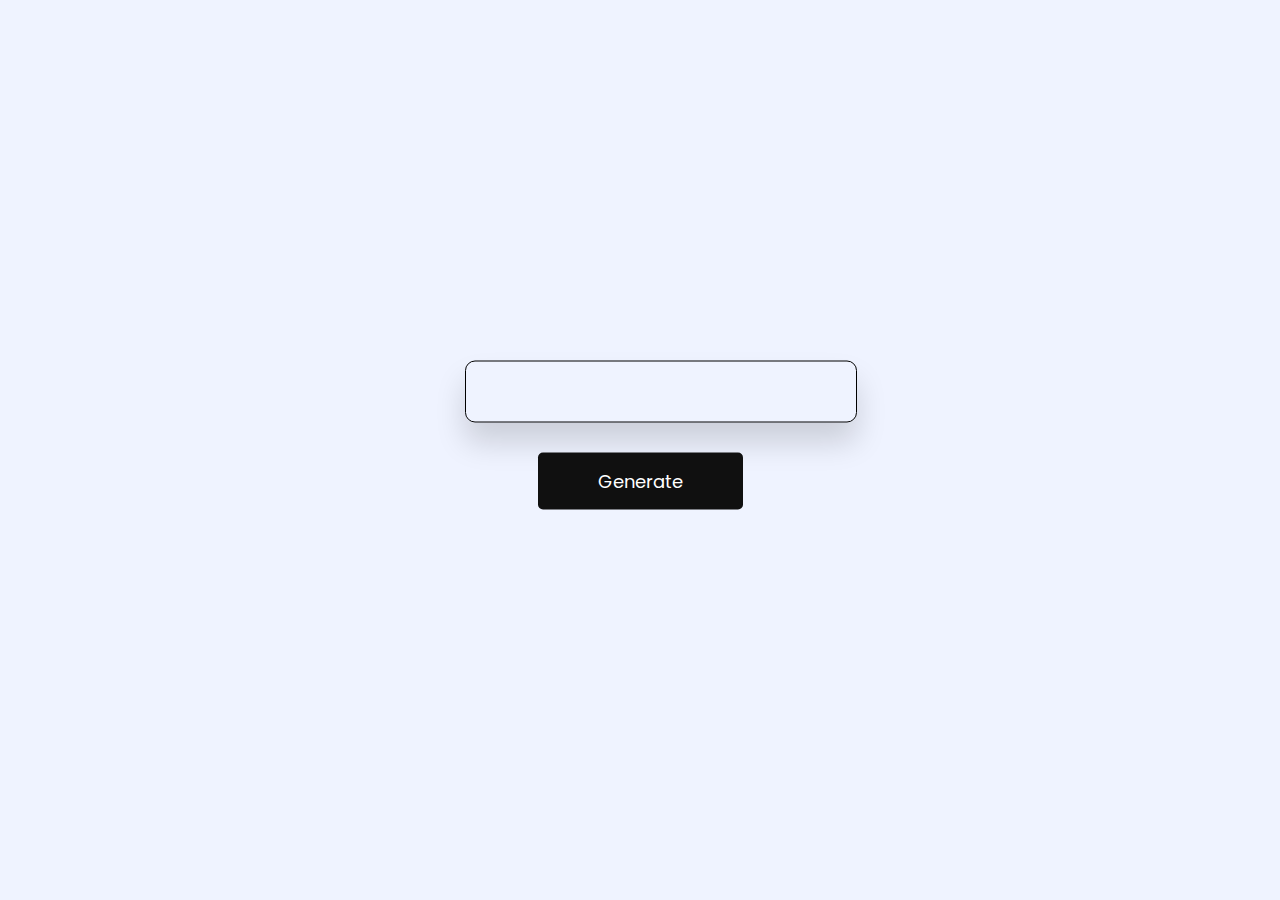
<file: PokeAPI Practice/index.html>
<!DOCTYPE html>
<html lang="en">
  <head>
    <meta charset="UTF-8" />
    <meta name="viewport" content="width=device-width, initial-scale=1.0" />
    <title>Pokemon Card Generator</title>
    <link rel="preconnect" href="https://fonts.googleapis.com" />
    <link rel="preconnect" href="https://fonts.gstatic.com" crossorigin />
    <link
      href="https://fonts.googleapis.com/css2?family=Poppins:ital,wght@0,100;0,200;0,300;0,400;0,500;0,600;0,700;0,800;0,900;1,100;1,200;1,300;1,400;1,500;1,600;1,700;1,800;1,900&display=swap"
      rel="stylesheet"
    />
    <link rel="stylesheet" href="styles.css" />
  </head>
  <body>
    <div class="container">
      <div id="card"></div>
      <button id="btn">Generate</button>
    </div>
    <script src="script.js"></script>
  </body>
</html>
</file>
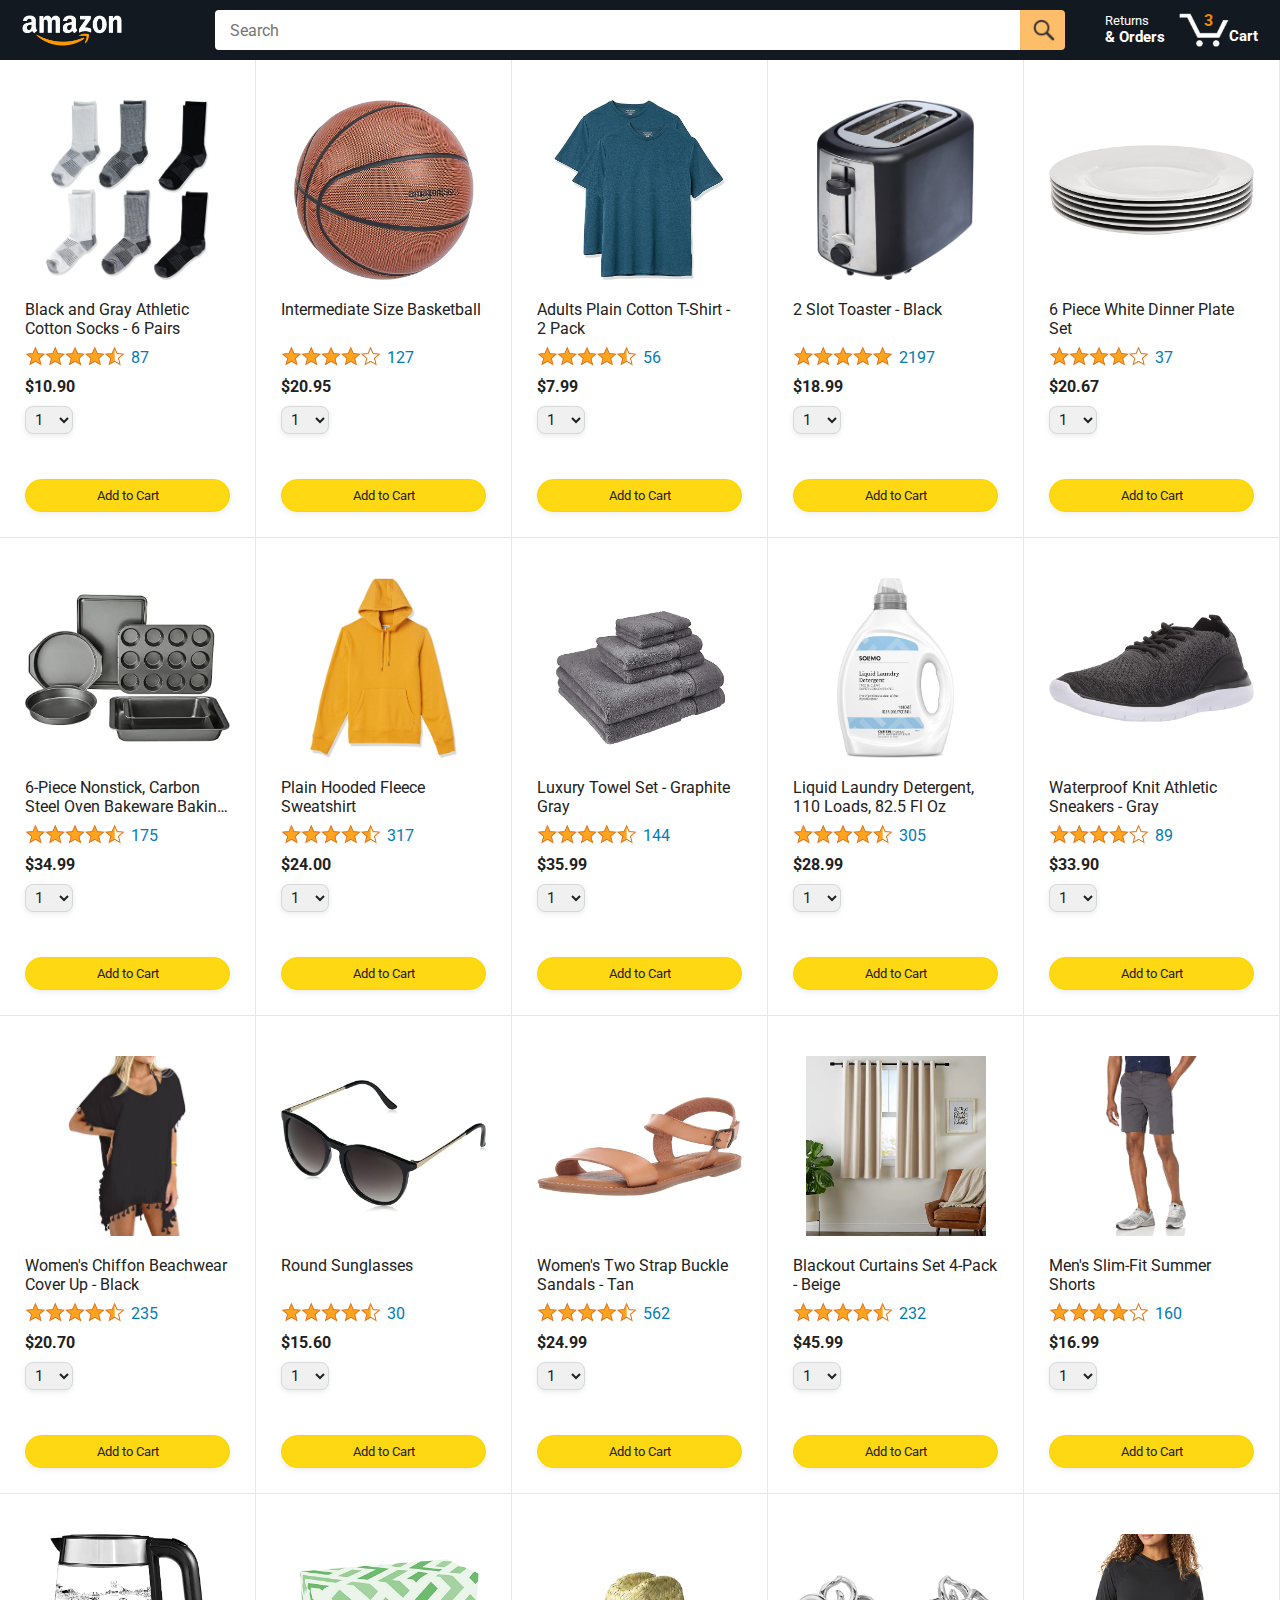
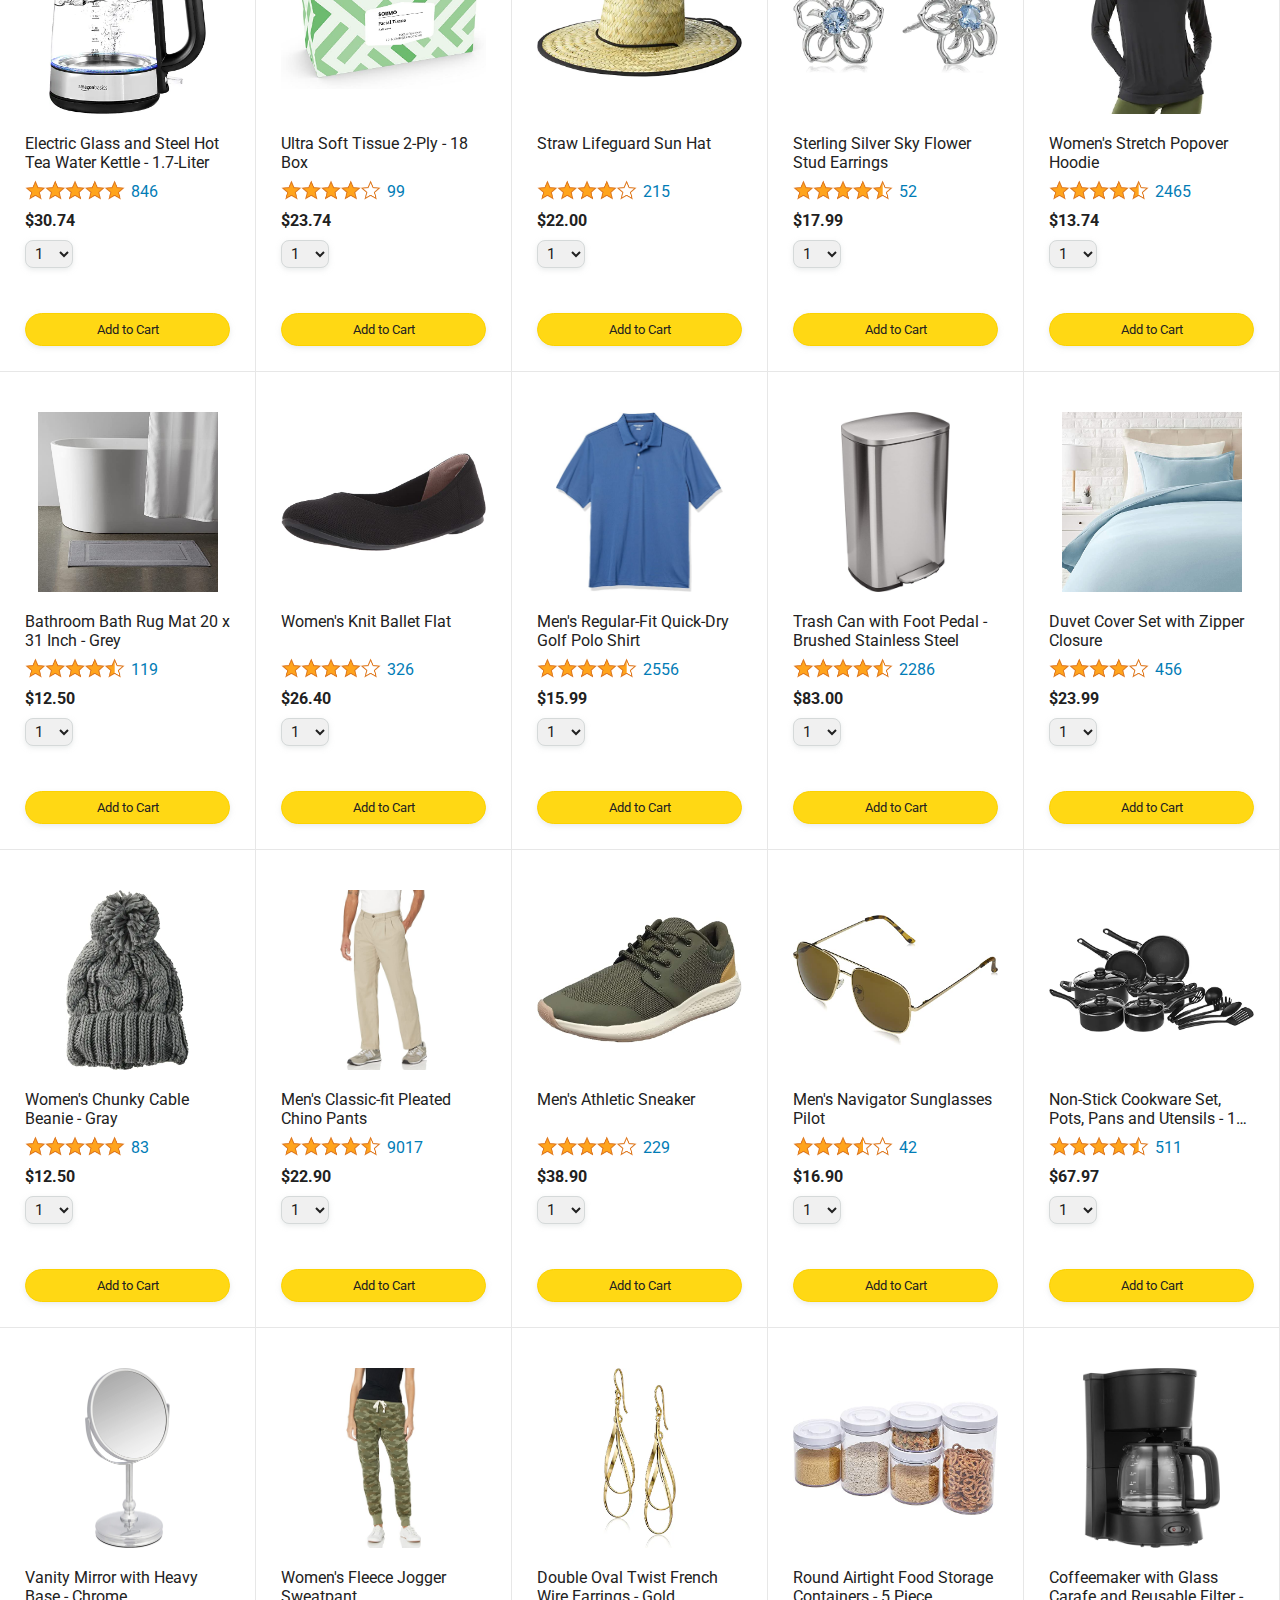
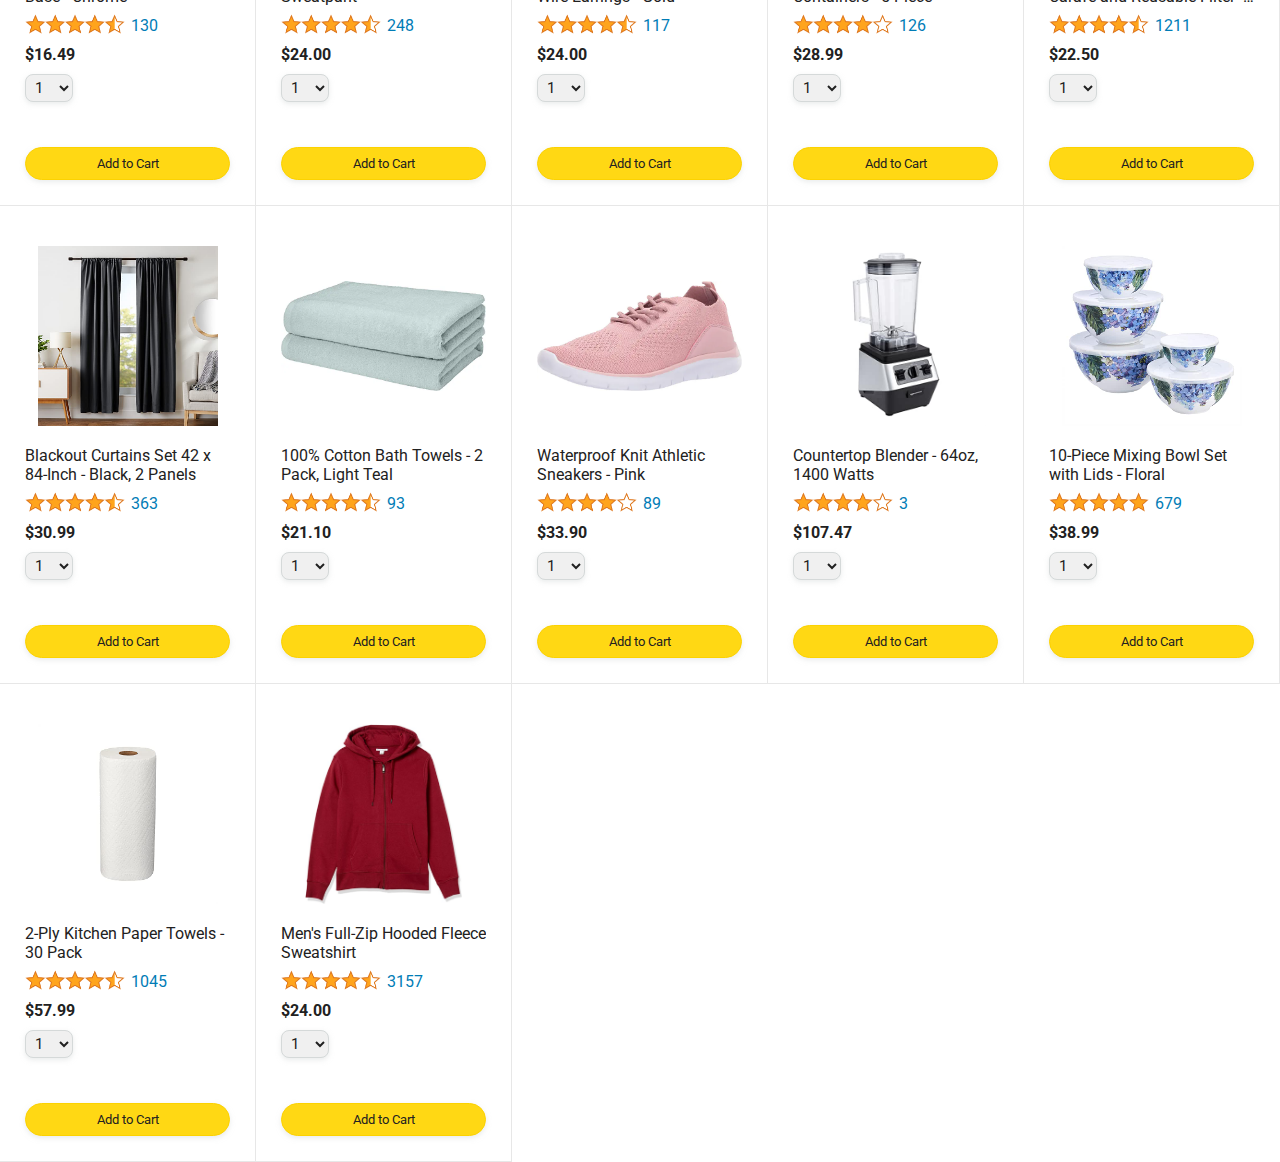
<file: JavaScript-Amazon-Practice/amazon.html>
<!DOCTYPE html>
<html>
  <head>
    <title>Amazon Project</title>

    <!-- This code is needed for responsive design to work.
      (Responsive design = make the website look good on
      smaller screen sizes like a phone or a tablet). -->
    <meta name="viewport" content="width=device-width, initial-scale=1">

    <!-- Load a font called Roboto from Google Fonts. -->
    <link rel="preconnect" href="https://fonts.googleapis.com">
    <link rel="preconnect" href="https://fonts.gstatic.com" crossorigin>
    <link href="https://fonts.googleapis.com/css2?family=Roboto:wght@400;500;700&display=swap" rel="stylesheet">

    <!-- Here are the CSS files for this page. -->
    <link rel="stylesheet" href="styles/shared/general.css">
    <link rel="stylesheet" href="styles/shared/amazon-header.css">
    <link rel="stylesheet" href="styles/pages/amazon.css">
  </head>
  <body>
    <div class="amazon-header">
      <div class="amazon-header-left-section">
        <a href="amazon.html" class="header-link">
          <img class="amazon-logo"
            src="images/amazon-logo-white.png">
          <img class="amazon-mobile-logo"
            src="images/amazon-mobile-logo-white.png">
        </a>
      </div>

      <div class="amazon-header-middle-section">
        <input class="search-bar" type="text" placeholder="Search">

        <button class="search-button">
          <img class="search-icon" src="images/icons/search-icon.png">
        </button>
      </div>

      <div class="amazon-header-right-section">
        <a class="orders-link header-link" href="orders.html">
          <span class="returns-text">Returns</span>
          <span class="orders-text">& Orders</span>
        </a>

        <a class="cart-link header-link" href="checkout.html">
          <img class="cart-icon" src="images/icons/cart-icon.png">
          <div class="cart-quantity">3</div>
          <div class="cart-text">Cart</div>
        </a>
      </div>
    </div>
    
    <div class="main">
      <div class="products-grid js-products-grid">
        

        

        
      </div>
    </div>


    <script src="data/products.js"></script>
    <script src="scripts/amazon.js"></script>

  </body>
</html>
</file>
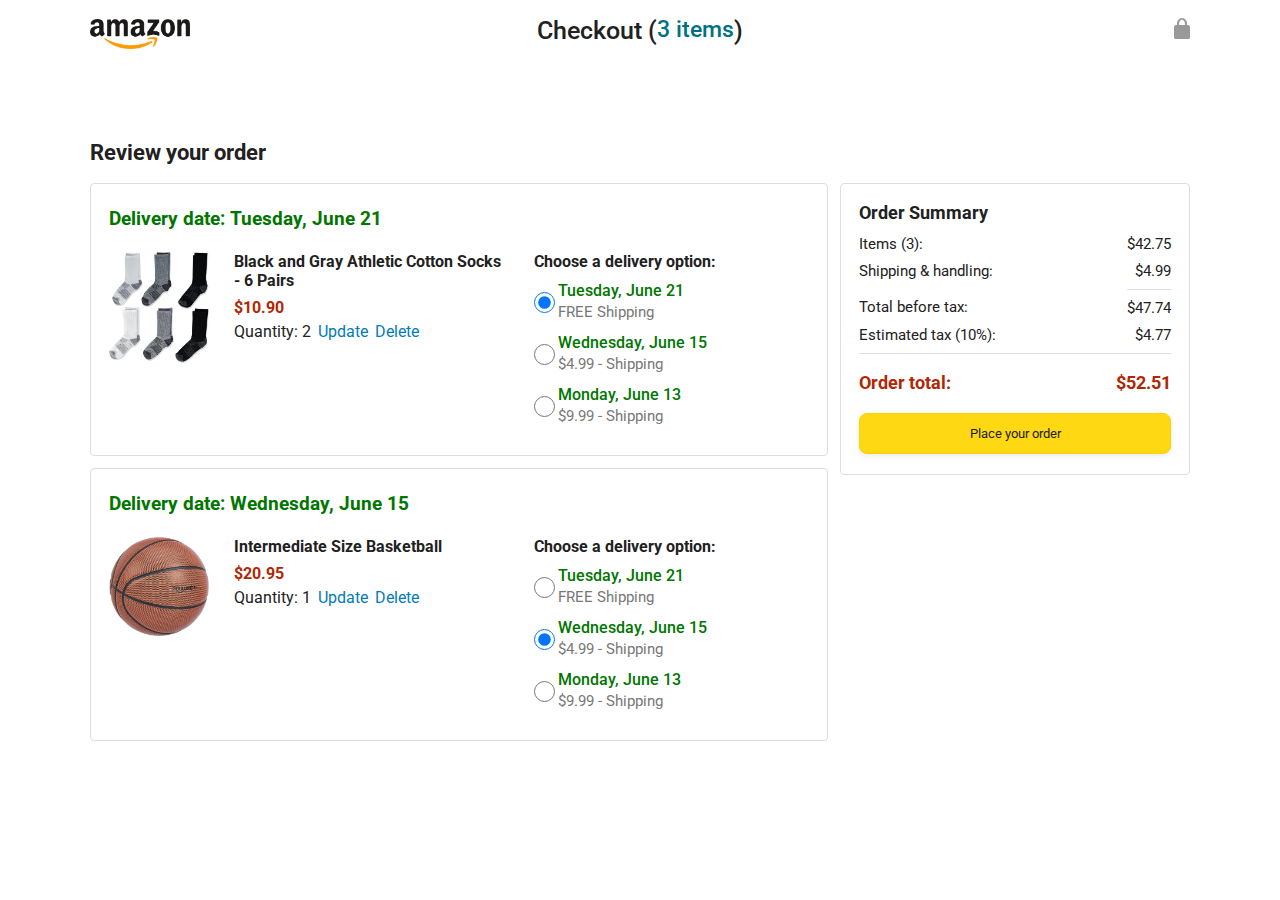
<file: JavaScript-Amazon-Practice/checkout.html>
<!DOCTYPE html>
<html>
  <head>
    <title>Checkout</title>

    <!-- This code is needed for responsive design to work.
      (Responsive design = make the website look good on
      smaller screen sizes like a phone or a tablet). -->
    <meta name="viewport" content="width=device-width, initial-scale=1">

    <!-- Load a font called Roboto from Google Fonts. -->
    <link rel="preconnect" href="https://fonts.googleapis.com">
    <link rel="preconnect" href="https://fonts.gstatic.com" crossorigin>
    <link href="https://fonts.googleapis.com/css2?family=Roboto:wght@400;500;700&display=swap" rel="stylesheet">

    <!-- Here are the CSS files for this page. -->
    <link rel="stylesheet" href="styles/shared/general.css">
    <link rel="stylesheet" href="styles/pages/checkout/checkout-header.css">
    <link rel="stylesheet" href="styles/pages/checkout/checkout.css">
  </head>
  <body>
    <div class="checkout-header">
      <div class="header-content">
        <div class="checkout-header-left-section">
          <a href="amazon.html">
            <img class="amazon-logo" src="images/amazon-logo.png">
            <img class="amazon-mobile-logo" src="images/amazon-mobile-logo.png">
          </a>
        </div>

        <div class="checkout-header-middle-section">
          Checkout (<a class="return-to-home-link"
            href="amazon.html">3 items</a>)
        </div>

        <div class="checkout-header-right-section">
          <img src="images/icons/checkout-lock-icon.png">
        </div>
      </div>
    </div>

    <div class="main">
      <div class="page-title">Review your order</div>

      <div class="checkout-grid">
        <div class="order-summary">
          <div class="cart-item-container">
            <div class="delivery-date">
              Delivery date: Tuesday, June 21
            </div>

            <div class="cart-item-details-grid">
              <img class="product-image"
                src="images/products/athletic-cotton-socks-6-pairs.jpg">

              <div class="cart-item-details">
                <div class="product-name">
                  Black and Gray Athletic Cotton Socks - 6 Pairs
                </div>
                <div class="product-price">
                  $10.90
                </div>
                <div class="product-quantity">
                  <span>
                    Quantity: <span class="quantity-label">2</span>
                  </span>
                  <span class="update-quantity-link link-primary">
                    Update
                  </span>
                  <span class="delete-quantity-link link-primary">
                    Delete
                  </span>
                </div>
              </div>

              <div class="delivery-options">
                <div class="delivery-options-title">
                  Choose a delivery option:
                </div>
                <div class="delivery-option">
                  <input type="radio" checked
                    class="delivery-option-input"
                    name="delivery-option-1">
                  <div>
                    <div class="delivery-option-date">
                      Tuesday, June 21
                    </div>
                    <div class="delivery-option-price">
                      FREE Shipping
                    </div>
                  </div>
                </div>
                <div class="delivery-option">
                  <input type="radio"
                    class="delivery-option-input"
                    name="delivery-option-1">
                  <div>
                    <div class="delivery-option-date">
                      Wednesday, June 15
                    </div>
                    <div class="delivery-option-price">
                      $4.99 - Shipping
                    </div>
                  </div>
                </div>
                <div class="delivery-option">
                  <input type="radio"
                    class="delivery-option-input"
                    name="delivery-option-1">
                  <div>
                    <div class="delivery-option-date">
                      Monday, June 13
                    </div>
                    <div class="delivery-option-price">
                      $9.99 - Shipping
                    </div>
                  </div>
                </div>
              </div>
            </div>
          </div>

          <div class="cart-item-container">
            <div class="delivery-date">
              Delivery date: Wednesday, June 15
            </div>

            <div class="cart-item-details-grid">
              <img class="product-image"
                src="images/products/intermediate-composite-basketball.jpg">

              <div class="cart-item-details">
                <div class="product-name">
                  Intermediate Size Basketball
                </div>
                <div class="product-price">
                  $20.95
                </div>
                <div class="product-quantity">
                  <span>
                    Quantity: <span class="quantity-label">1</span>
                  </span>
                  <span class="update-quantity-link link-primary">
                    Update
                  </span>
                  <span class="delete-quantity-link link-primary">
                    Delete
                  </span>
                </div>
              </div>

              <div class="delivery-options">
                <div class="delivery-options-title">
                  Choose a delivery option:
                </div>

                <div class="delivery-option">
                  <input type="radio" class="delivery-option-input"
                    name="delivery-option-2">
                  <div>
                    <div class="delivery-option-date">
                      Tuesday, June 21
                    </div>
                    <div class="delivery-option-price">
                      FREE Shipping
                    </div>
                  </div>
                </div>
                <div class="delivery-option">
                  <input type="radio" checked class="delivery-option-input"
                    name="delivery-option-2">
                  <div>
                    <div class="delivery-option-date">
                      Wednesday, June 15
                    </div>
                    <div class="delivery-option-price">
                      $4.99 - Shipping
                    </div>
                  </div>
                </div>
                <div class="delivery-option">
                  <input type="radio" class="delivery-option-input"
                    name="delivery-option-2">
                  <div>
                    <div class="delivery-option-date">
                      Monday, June 13
                    </div>
                    <div class="delivery-option-price">
                      $9.99 - Shipping
                    </div>
                  </div>
                </div>
              </div>
            </div>
          </div>
        </div>

        <div class="payment-summary">
          <div class="payment-summary-title">
            Order Summary
          </div>

          <div class="payment-summary-row">
            <div>Items (3):</div>
            <div class="payment-summary-money">$42.75</div>
          </div>

          <div class="payment-summary-row">
            <div>Shipping &amp; handling:</div>
            <div class="payment-summary-money">$4.99</div>
          </div>

          <div class="payment-summary-row subtotal-row">
            <div>Total before tax:</div>
            <div class="payment-summary-money">$47.74</div>
          </div>

          <div class="payment-summary-row">
            <div>Estimated tax (10%):</div>
            <div class="payment-summary-money">$4.77</div>
          </div>

          <div class="payment-summary-row total-row">
            <div>Order total:</div>
            <div class="payment-summary-money">$52.51</div>
          </div>

          <button class="place-order-button button-primary">
            Place your order
          </button>
        </div>
      </div>
    </div>
  </body>
</html>
</file>
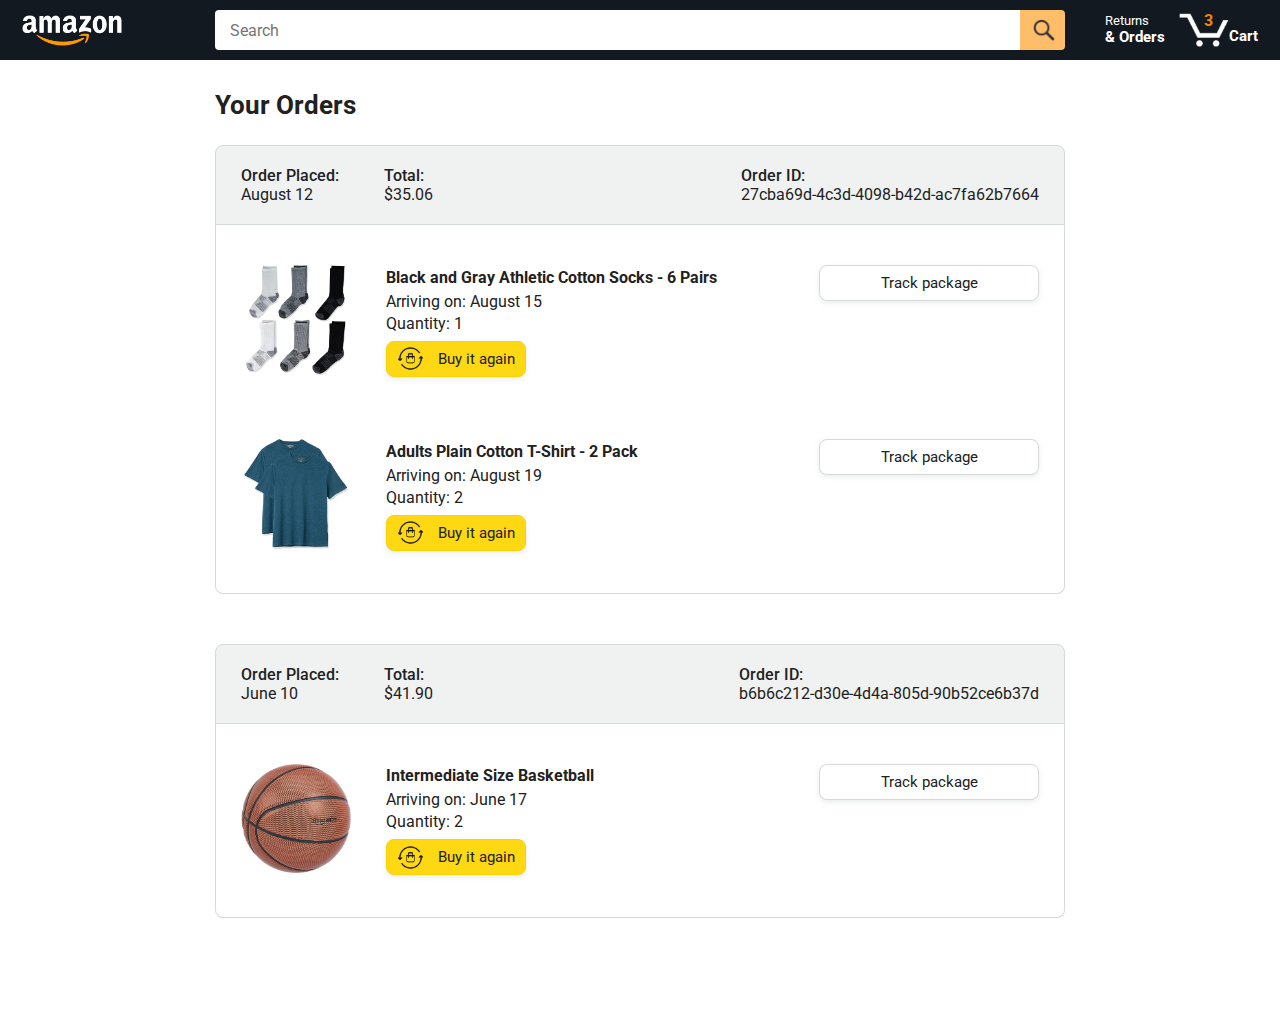
<file: JavaScript-Amazon-Practice/orders.html>
<!DOCTYPE html>
<html>
  <head>
    <title>Orders</title>

    <!-- This code is needed for responsive design to work.
      (Responsive design = make the website look good on
      smaller screen sizes like a phone or a tablet). -->
    <meta name="viewport" content="width=device-width, initial-scale=1">

    <!-- Load a font called Roboto from Google Fonts. -->
    <link rel="preconnect" href="https://fonts.googleapis.com">
    <link rel="preconnect" href="https://fonts.gstatic.com" crossorigin>
    <link href="https://fonts.googleapis.com/css2?family=Roboto:wght@400;500;700&display=swap" rel="stylesheet">

    <!-- Here are the CSS files for this page. -->
    <link rel="stylesheet" href="styles/shared/general.css">
    <link rel="stylesheet" href="styles/shared/amazon-header.css">
    <link rel="stylesheet" href="styles/pages/orders.css">
  </head>
  <body>
    <div class="amazon-header">
      <div class="amazon-header-left-section">
        <a href="amazon.html" class="header-link">
          <img class="amazon-logo"
            src="images/amazon-logo-white.png">
          <img class="amazon-mobile-logo"
            src="images/amazon-mobile-logo-white.png">
        </a>
      </div>

      <div class="amazon-header-middle-section">
        <input class="search-bar" type="text" placeholder="Search">

        <button class="search-button">
          <img class="search-icon" src="images/icons/search-icon.png">
        </button>
      </div>

      <div class="amazon-header-right-section">
        <a class="orders-link header-link" href="orders.html">
          <span class="returns-text">Returns</span>
          <span class="orders-text">& Orders</span>
        </a>

        <a class="cart-link header-link" href="checkout.html">
          <img class="cart-icon" src="images/icons/cart-icon.png">
          <div class="cart-quantity">3</div>
          <div class="cart-text">Cart</div>
        </a>
      </div>
    </div>

    <div class="main">
      <div class="page-title">Your Orders</div>

      <div class="orders-grid">
        <div class="order-container">
          
          <div class="order-header">
            <div class="order-header-left-section">
              <div class="order-date">
                <div class="order-header-label">Order Placed:</div>
                <div>August 12</div>
              </div>
              <div class="order-total">
                <div class="order-header-label">Total:</div>
                <div>$35.06</div>
              </div>
            </div>

            <div class="order-header-right-section">
              <div class="order-header-label">Order ID:</div>
              <div>27cba69d-4c3d-4098-b42d-ac7fa62b7664</div>
            </div>
          </div>

          <div class="order-details-grid">
            <div class="product-image-container">
              <img src="images/products/athletic-cotton-socks-6-pairs.jpg">
            </div>

            <div class="product-details">
              <div class="product-name">
                Black and Gray Athletic Cotton Socks - 6 Pairs
              </div>
              <div class="product-delivery-date">
                Arriving on: August 15
              </div>
              <div class="product-quantity">
                Quantity: 1
              </div>
              <button class="buy-again-button button-primary">
                <img class="buy-again-icon" src="images/icons/buy-again.png">
                <span class="buy-again-message">Buy it again</span>
              </button>
            </div>

            <div class="product-actions">
              <a href="tracking.html">
                <button class="track-package-button button-secondary">
                  Track package
                </button>
              </a>
            </div>

            <div class="product-image-container">
              <img src="images/products/adults-plain-cotton-tshirt-2-pack-teal.jpg">
            </div>

            <div class="product-details">
              <div class="product-name">
                Adults Plain Cotton T-Shirt - 2 Pack
              </div>
              <div class="product-delivery-date">
                Arriving on: August 19
              </div>
              <div class="product-quantity">
                Quantity: 2
              </div>
              <button class="buy-again-button button-primary">
                <img class="buy-again-icon" src="images/icons/buy-again.png">
                <span class="buy-again-message">Buy it again</span>
              </button>
            </div>

            <div class="product-actions">
              <a href="tracking.html">
                <button class="track-package-button button-secondary">
                  Track package
                </button>
              </a>
            </div>
          </div>
        </div>

        <div class="order-container">

          <div class="order-header">
            <div class="order-header-left-section">
              <div class="order-date">
                <div class="order-header-label">Order Placed:</div>
                <div>June 10</div>
              </div>
              <div class="order-total">
                <div class="order-header-label">Total:</div>
                <div>$41.90</div>
              </div>
            </div>

            <div class="order-header-right-section">
              <div class="order-header-label">Order ID:</div>
              <div>b6b6c212-d30e-4d4a-805d-90b52ce6b37d</div>
            </div>
          </div>

          <div class="order-details-grid">
            <div class="product-image-container">
              <img src="images/products/intermediate-composite-basketball.jpg">
            </div>

            <div class="product-details">
              <div class="product-name">
                Intermediate Size Basketball
              </div>
              <div class="product-delivery-date">
                Arriving on: June 17
              </div>
              <div class="product-quantity">
                Quantity: 2
              </div>
              <button class="buy-again-button button-primary">
                <img class="buy-again-icon" src="images/icons/buy-again.png">
                <span class="buy-again-message">Buy it again</span>
              </button>
            </div>

            <div class="product-actions">
              <a href="tracking.html">
                <button class="track-package-button button-secondary">
                  Track package
                </button>
              </a>
            </div>
          </div>
        </div>
      </div>
    </div>
  </body>
</html>
</file>
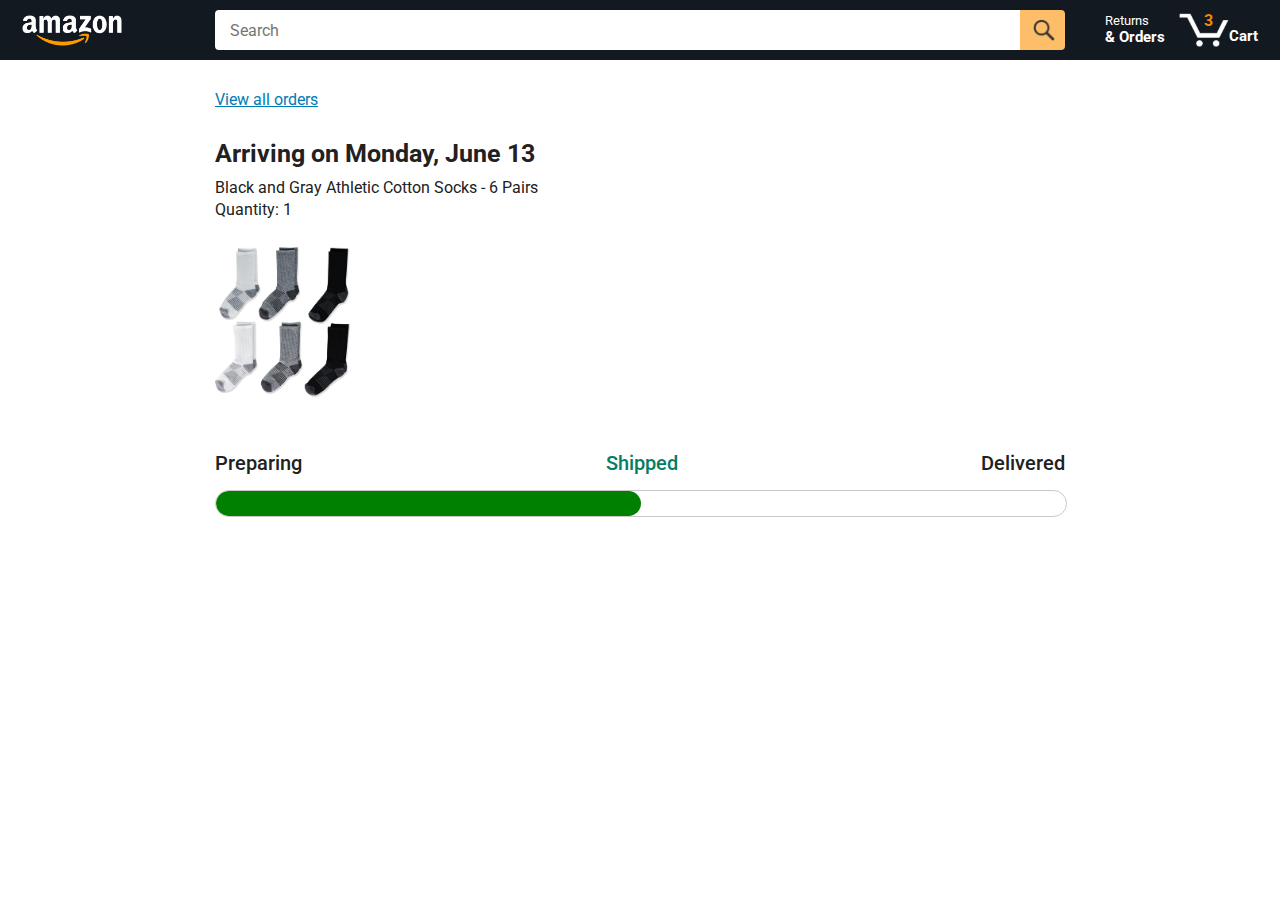
<file: JavaScript-Amazon-Practice/tracking.html>
<!DOCTYPE html>
<html>
  <head>
    <title>Tracking</title>

    <!-- This code is needed for responsive design to work.
      (Responsive design = make the website look good on
      smaller screen sizes like a phone or a tablet). -->
    <meta name="viewport" content="width=device-width, initial-scale=1">

    <!-- Load a font called Roboto from Google Fonts. -->
    <link rel="preconnect" href="https://fonts.googleapis.com">
    <link rel="preconnect" href="https://fonts.gstatic.com" crossorigin>
    <link href="https://fonts.googleapis.com/css2?family=Roboto:wght@400;500;700&display=swap" rel="stylesheet">

    <!-- Here are the CSS files for this page. -->
    <link rel="stylesheet" href="styles/shared/general.css">
    <link rel="stylesheet" href="styles/shared/amazon-header.css">
    <link rel="stylesheet" href="styles/pages/tracking.css">
  </head>
  <body>
    <div class="amazon-header">
      <div class="amazon-header-left-section">
        <a href="amazon.html" class="header-link">
          <img class="amazon-logo"
            src="images/amazon-logo-white.png">
          <img class="amazon-mobile-logo"
            src="images/amazon-mobile-logo-white.png">
        </a>
      </div>

      <div class="amazon-header-middle-section">
        <input class="search-bar" type="text" placeholder="Search">

        <button class="search-button">
          <img class="search-icon" src="images/icons/search-icon.png">
        </button>
      </div>

      <div class="amazon-header-right-section">
        <a class="orders-link header-link" href="orders.html">
          <span class="returns-text">Returns</span>
          <span class="orders-text">& Orders</span>
        </a>

        <a class="cart-link header-link" href="checkout.html">
          <img class="cart-icon" src="images/icons/cart-icon.png">
          <div class="cart-quantity">3</div>
          <div class="cart-text">Cart</div>
        </a>
      </div>
    </div>

    <div class="main">
      <div class="order-tracking">
        <a class="back-to-orders-link link-primary" href="orders.html">
          View all orders
        </a>

        <div class="delivery-date">
          Arriving on Monday, June 13
        </div>

        <div class="product-info">
          Black and Gray Athletic Cotton Socks - 6 Pairs
        </div>

        <div class="product-info">
          Quantity: 1
        </div>

        <img class="product-image" src="images/products/athletic-cotton-socks-6-pairs.jpg">

        <div class="progress-labels-container">
          <div class="progress-label">
            Preparing
          </div>
          <div class="progress-label current-status">
            Shipped
          </div>
          <div class="progress-label">
            Delivered
          </div>
        </div>

        <div class="progress-bar-container">
          <div class="progress-bar"></div>
        </div>
      </div>
    </div>
  </body>
</html>
</file>
<file: PokeAPI Practice/styles.css>
* {
  padding: 0;
  margin: 0;
  box-sizing: 0;
  font-family: "Poppins", sans-serif;
}

body {
  background-color: #eff3ff;
}

.container {
  width: 350px;
  position: absolute;
  transform: translate(-50%, -50%);
  top: 50%;
  left: 50%;
}

#card {
  width: 100%;
  padding: 30px 20px;
  border: 1px solid black;
  box-shadow: 0 20px 30px rgba(0, 0, 0, 0.15);
  border-radius: 10px;
}

#card img {
  display: block;
  width: 180px;
  max-height: 200px;
  position: relative;
  margin: 20px auto;
  text-align: center;
}

.hp {
  width: 80px;
  background-color: #ffffff;
  text-align: center;
  padding: 8px 0;
  border-radius: 30px;
  margin-left: auto;
  font-weight: 400;
}

.poke-name {
  text-align: center;
  font-weight: 600;
}

.types {
  display: flex;
  justify-content: space-around;
  margin: 20px 0 40px 0;
}

.hp span,
.types span {
  font-size: 12px;
  letter-spacing: 0.4px;
  font-weight: 600;
}

.types span {
    padding: 5px 20px;
    border-radius: 10px;
    color: #ffffff;
}

.stats {
  display: flex;
  align-items: center;
  justify-content: space-between;
  text-align: center;
}

.stats p {
  color: #404060;
}

#btn {
    display: block;
    padding: 15px 60px;
    font-size: 18px;
    background-color: #101010;
    color: #ffffff;
    position: relative;
    margin: 30px auto;
    border: none;
    border-radius: 5px;
}
</file>
<file: JavaScript-Amazon-Practice/styles/shared/general.css>
body {
  font-family: Roboto, Arial;
  color: rgb(33, 33, 33);
  /* The <body> element has a default margin of 8px
     on all sides. This removes the default margins. */
  margin: 0;
}

/* <p> elements have a default margin on the top
   and bottom. This removes the default margins. */
p {
  margin: 0;
}

button {
  cursor: pointer;
}

select {
  cursor: pointer;
}

input, select, button {
  font-family: Roboto, Arial;
}

.button-primary {
  color: rgb(33, 33, 33);
  background-color: rgb(255, 216, 20);
  border: 1px solid rgb(252, 210, 0);
  border-radius: 8px;
  cursor: pointer;
  box-shadow: 0 2px 5px rgba(213, 217, 217, 0.5);
}

.button-primary:hover {
  background-color: rgb(247, 202, 0);
  border: 1px solid rgb(242, 194, 0);
}

.button-primary:active {
  background: rgb(255, 216, 20);
  border-color: rgb(252, 210, 0);
  box-shadow: none;
}

.button-secondary {
  color: rgb(33, 33, 33);
  background: white;
  border: 1px solid rgb(213, 217, 217);
  border-radius: 8px;
  cursor: pointer;
  box-shadow: 0 2px 5px rgba(213, 217, 217, 0.5);
}

.button-secondary:hover {
  background-color: rgb(247, 250, 250);
}

.button-secondary:active {
  background-color: rgb(237, 253, 255);
  box-shadow: none;
}

/* These styles will limit text to 2 lines. Anything
   beyond 2 lines will be replaced with "..."
   You can find this code by using an A.I. tool or by
   searching in Google.
   https://css-tricks.com/almanac/properties/l/line-clamp/ */
.limit-text-to-2-lines {
  display: -webkit-box;
  -webkit-line-clamp: 2;
  -webkit-box-orient: vertical;
  overflow: hidden;
}

.link-primary {
  color: rgb(1, 124, 182);
  cursor: pointer;
}

.link-primary:hover {
  color: rgb(196, 80, 0);
}

/* Styles for dropdown selectors. */
select {
  color: rgb(33, 33, 33);
  background-color: rgb(240, 240, 240);
  border: 1px solid rgb(213, 217, 217);
  border-radius: 8px;
  padding: 3px 5px;
  font-size: 15px;
  cursor: pointer;
  box-shadow: 0 2px 5px rgba(213, 217, 217, 0.5);
}

select:focus,
input:focus {
  outline: 2px solid rgb(255, 153, 0);
}
</file>
<file: JavaScript-Amazon-Practice/styles/shared/amazon-header.css>
.amazon-header {
  background-color: rgb(19, 25, 33);
  color: white;
  padding-left: 15px;
  padding-right: 15px;

  display: flex;
  align-items: center;
  justify-content: space-between;

  position: fixed;
  top: 0;
  left: 0;
  right: 0;
  height: 60px;
}

.amazon-header-left-section {
  width: 180px;
}

@media (max-width: 800px) {
  .amazon-header-left-section {
    width: unset;
  }
}

.header-link {
  display: inline-block;
  padding: 6px;
  border-radius: 2px;
  cursor: pointer;
  text-decoration: none;
  border: 1px solid rgba(0, 0, 0, 0);
}

.header-link:hover {
  border: 1px solid white;
}

.amazon-logo {
  width: 100px;
  margin-top: 5px;
}

.amazon-mobile-logo {
  display: none;
}

@media (max-width: 575px) {
  .amazon-logo {
    display: none;
  }

  .amazon-mobile-logo {
    display: block;
    height: 35px;
    margin-top: 5px;
  }
}

.amazon-header-middle-section {
  flex: 1;
  max-width: 850px;
  margin-left: 10px;
  margin-right: 10px;
  display: flex;
}

.search-bar {
  flex: 1;
  width: 0;
  font-size: 16px;
  height: 38px;
  padding-left: 15px;
  border: none;
  border-top-left-radius: 4px;
  border-bottom-left-radius: 4px;
  border-top-right-radius: 0;
  border-bottom-right-radius: 0;
}

.search-button {
  background-color: rgb(254, 189, 105);
  border: none;
  width: 45px;
  height: 40px;
  border-top-right-radius: 4px;
  border-bottom-right-radius: 4px;
  flex-shrink: 0;
}

.search-icon {
  height: 22px;
  margin-left: 2px;
  margin-top: 3px;
}

.amazon-header-right-section {
  width: 180px;
  flex-shrink: 0;
  display: flex;
  justify-content: end;
}

.orders-link {
  color: white;
}

.returns-text {
  display: block;
  font-size: 13px;
}

.orders-text {
  display: block;
  font-size: 15px;
  font-weight: 700;
}

.cart-link {
  color: white;
  display: flex;
  align-items: center;
  position: relative;
}

.cart-icon {
  width: 50px;
}

.cart-text {
  margin-top: 12px;
  font-size: 15px;
  font-weight: 700;
}

.cart-quantity {
  color: rgb(240, 136, 4);
  font-size: 16px;
  font-weight: 700;

  position: absolute;
  top: 4px;
  left: 22px;
  
  width: 26px;
  text-align: center;
}
</file>
<file: JavaScript-Amazon-Practice/styles/pages/amazon.css>
.main {
  margin-top: 60px;
}

.products-grid {
  display: grid;

  /* - In CSS Grid, 1fr means a column will take up the
       remaining space in the grid.
     - If we write 1fr 1fr ... 1fr; 8 times, this will
       divide the grid into 8 columns, each taking up an
       equal amount of the space.
     - repeat(8, 1fr); is a shortcut for repeating "1fr"
       8 times (instead of typing out "1fr" 8 times).
       repeat(...) is a special property that works with
       display: grid; */
  grid-template-columns: repeat(8, 1fr);
}

/* @media is used to create responsive design (making the
   website look good on any screen size). This @media
   means when the screen width is 2000px or less, we
   will divide the grid into 7 columns instead of 8. */
@media (max-width: 2000px) {
  .products-grid {
    grid-template-columns: repeat(7, 1fr);
  }
}

/* This @media means when the screen width is 1600px or
   less, we will divide the grid into 6 columns. */
@media (max-width: 1600px) {
  .products-grid {
    grid-template-columns: repeat(6, 1fr);
  }
}

@media (max-width: 1300px) {
  .products-grid {
    grid-template-columns: repeat(5, 1fr);
  }
}

@media (max-width: 1000px) {
  .products-grid {
    grid-template-columns: repeat(4, 1fr);
  }
}

@media (max-width: 800px) {
  .products-grid {
    grid-template-columns: repeat(3, 1fr);
  }
}

@media (max-width: 575px) {
  .products-grid {
    grid-template-columns: repeat(2, 1fr);
  }
}

@media (max-width: 450px) {
  .products-grid {
    grid-template-columns: 1fr;
  }
}

.product-container {
  padding-top: 40px;
  padding-bottom: 25px;
  padding-left: 25px;
  padding-right: 25px;

  border-right: 1px solid rgb(231, 231, 231);
  border-bottom: 1px solid rgb(231, 231, 231);

  display: flex;
  flex-direction: column;
}

.product-image-container {
  display: flex;
  justify-content: center;
  align-items: center;

  height: 180px;
  margin-bottom: 20px;
}

.product-image {
  /* Images will overflow their container by default. To
    prevent this, we set max-width and max-height to 100%
    so they stay inside their container. */
  max-width: 100%;
  max-height: 100%;
}

.product-name {
  height: 40px;
  margin-bottom: 5px;
}

.product-rating-container {
  display: flex;
  align-items: center;
  margin-bottom: 10px;
}

.product-rating-stars {
  width: 100px;
  margin-right: 6px;
}

.product-rating-count {
  color: rgb(1, 124, 182);
  cursor: pointer;
  margin-top: 3px;
}

.product-price {
  font-weight: 700;
  margin-bottom: 10px;
}

.product-quantity-container {
  margin-bottom: 17px;
}

.product-spacer {
  flex: 1;
}

.added-to-cart {
  color: rgb(6, 125, 98);
  font-size: 16px;

  display: flex;
  align-items: center;
  margin-bottom: 8px;

  /* At first, the "Added to cart" message will
     be invisible. Use JavaScript to change the
     opacity and make it visible. */
  opacity: 0;
}

.added-to-cart img {
  height: 20px;
  margin-right: 5px;
}

.add-to-cart-button {
  width: 100%;
  padding: 8px;
  border-radius: 50px;
}
</file>
<file: JavaScript-Amazon-Practice/styles/pages/checkout/checkout-header.css>
.checkout-header {
  height: 60px;
  padding-left: 30px;
  padding-right: 30px;
  background-color: white;

  display: flex;
  justify-content: center;

  position: fixed;
  top: 0;
  left: 0;
  right: 0;
  z-index: 1000;
}

.header-content {
  width: 100%;
  max-width: 1100px;

  display: flex;
  align-items: center;
}

.checkout-header-left-section {
  width: 150px;
}

.amazon-logo {
  width: 100px;
  margin-top: 12px;
}

.amazon-mobile-logo {
  display: none;
}

/* @media is used to create responsive design (making the
   website look good on any screen size). This @media
   means when the screen width is 575px or less, different
   styles (inside the {...}) will be applied. */
@media (max-width: 575px) {
  .checkout-header-left-section {
    width: auto;
  }

  .amazon-logo {
    display: none;
  }

  .amazon-mobile-logo {
    display: inline-block;
    height: 35px;
    margin-top: 5px;
  }
}

.checkout-header-middle-section {
  flex: 1;
  flex-shrink: 0;
  text-align: center;

  font-size: 25px;
  font-weight: 500;

  display: flex;
  justify-content: center;
}

.return-to-home-link {
  color: rgb(0, 113, 133);
  font-size: 23px;
  text-decoration: none;
  cursor: pointer;
}

@media (max-width: 1000px) {
  .checkout-header-middle-section {
    font-size: 20px;
    margin-right: 60px;
  }

  .return-to-home-link {
    font-size: 18px;
  }
}

@media (max-width: 575px) {
  .checkout-header-middle-section {
    margin-right: 5px;
  }
}

.checkout-header-right-section {
  text-align: right;
  width: 150px;
}

@media (max-width: 1000px) {
  .checkout-header-right-section {
    width: auto;
  }
}
</file>
<file: JavaScript-Amazon-Practice/styles/pages/checkout/checkout.css>
.main {
  max-width: 1100px;
  padding-left: 30px;
  padding-right: 30px;

  margin-top: 140px;
  margin-bottom: 100px;

  /* margin-left: auto;
     margin-right auto;
     Is a trick for centering an element horizontally
     without needing a container. */
  margin-left: auto;
  margin-right: auto;
}

.page-title {
  font-weight: 700;
  font-size: 22px;
  margin-bottom: 18px;
}

.checkout-grid {
  display: grid;
  /* Here, 1fr means the first column will take
     up the remaining space in the grid. */
  grid-template-columns: 1fr 350px;
  column-gap: 12px;

  /* Use align-items: start; to prevent the elements
     in the grid from stretching vertically. */
  align-items: start;
}

@media (max-width: 1000px) {
  .main {
    max-width: 500px;
  }

  .checkout-grid {
    grid-template-columns: 1fr;
  }
}

.cart-item-container,
.payment-summary {
  border: 1px solid rgb(222, 222, 222);
  border-radius: 4px;
  padding: 18px;
}

.cart-item-container {
  margin-bottom: 12px;
}

.payment-summary {
  padding-bottom: 5px;
}

@media (max-width: 1000px) {
  .payment-summary {
    /* grid-row: 1 means this element will be placed into row
      1 in the grid. (Normally, the row that an element is
      placed in is determined by the order of the elements in
      the HTML. grid-row overrides this default ordering). */
    grid-row: 1;
    margin-bottom: 12px;
  }
}

.delivery-date {
  color: rgb(0, 118, 0);
  font-weight: 700;
  font-size: 19px;
  margin-top: 5px;
  margin-bottom: 22px;
}

.cart-item-details-grid {
  display: grid;
  /* 100px 1fr 1fr; means the 2nd and 3rd column will
     take up half the remaining space in the grid
     (they will divide up the remaining space evenly). */
  grid-template-columns: 100px 1fr 1fr;
  column-gap: 25px;
}

@media (max-width: 1000px) {
  .cart-item-details-grid {
    grid-template-columns: 100px 1fr;
    row-gap: 30px;
  }
}

.product-image {
  max-width: 100%;
  max-height: 120px;

  /* margin-left: auto;
     margin-right auto;
     Is a trick for centering an element horizontally
     without needing a container. */
  margin-left: auto;
  margin-right: auto;
}

.product-name {
  font-weight: 700;
  margin-bottom: 8px;
}

.product-price {
  color: rgb(177, 39, 4);
  font-weight: 700;
  margin-bottom: 5px;
}

.product-quantity .link-primary {
  margin-left: 3px;
}

@media (max-width: 1000px) {
  .delivery-options {
    /* grid-column: 1 means this element will be placed
       in column 1 in the grid. (Normally, the column that
       an element is placed in is determined by the order
       of the elements in the HTML. grid-column overrides
       this default ordering).
       
       / span 2 means this element will take up 2 columns
       in the grid (Normally, each element takes up 1
       column in the grid). */
    grid-column: 1 / span 2;
  }
}

.delivery-options-title {
  font-weight: 700;
  margin-bottom: 10px;
}

.delivery-option {
  display: grid;
  grid-template-columns: 24px 1fr;
  margin-bottom: 12px;
  cursor: pointer;
}

.delivery-option-input {
  margin-left: 0px;
  cursor: pointer;
}

.delivery-option-date {
  color: rgb(0, 118, 0);
  font-weight: 500;
  margin-bottom: 3px;
}

.delivery-option-price {
  color: rgb(120, 120, 120);
  font-size: 15px;
}

.payment-summary-title {
  font-weight: 700;
  font-size: 18px;
  margin-bottom: 12px;
}

.payment-summary-row {
  display: grid;
  /* 1fr auto; means the width of the 2nd column will be
     determined by the elements inside the column (auto).
     The 1st column will take up the remaining space. */
  grid-template-columns: 1fr auto;

  font-size: 15px;
  margin-bottom: 9px;
}

.payment-summary-money {
  text-align: right;
}

.subtotal-row .payment-summary-money {
  border-top: 1px solid rgb(222, 222, 222);
}

.subtotal-row div {
  padding-top: 9px;
}

.total-row {
  color: rgb(177, 39, 4);
  font-weight: 700;
  font-size: 18px;

  border-top: 1px solid rgb(222, 222, 222);
  padding-top: 18px;
}

.place-order-button {
  width: 100%;
  padding-top: 12px;
  padding-bottom: 12px;
  border-radius: 8px;

  margin-top: 11px;
  margin-bottom: 15px;
}
</file>
<file: JavaScript-Amazon-Practice/styles/pages/orders.css>
.main {
  max-width: 850px;
  margin-top: 90px;
  margin-bottom: 100px;
  padding-left: 20px;
  padding-right: 20px;

  /* margin-left: auto;
     margin-right auto;
     Is a trick for centering an element horizontally
     without needing a container. */
  margin-left: auto;
  margin-right: auto;
}

.page-title {
  font-weight: 700;
  font-size: 26px;
  margin-bottom: 25px;
}

.orders-grid {
  display: grid;
  grid-template-columns: 1fr;
  row-gap: 50px;
}

.order-header {
  background-color: rgb(240, 242, 242);
  border: 1px solid rgb(213, 217, 217);

  display: flex;
  align-items: center;
  justify-content: space-between;

  padding: 20px 25px;
  border-top-left-radius: 8px;
  border-top-right-radius: 8px;
}

.order-header-left-section {
  display: flex;
  flex-shrink: 0;
}

.order-header-label {
  font-weight: 500;
}

.order-date,
.order-total {
  margin-right: 45px;
}

.order-header-right-section {
  flex-shrink: 1;
}

@media (max-width: 575px) {
  .order-header {
    flex-direction: column;
    align-items: start;
    line-height: 23px;
    padding: 15px;
  }

  .order-header-left-section {
    flex-direction: column;
  }

  .order-header-label {
    margin-right: 5px;
  }

  .order-date,
  .order-total {
    display: grid;
    grid-template-columns: auto 1fr;
    margin-right: 0;
  }

  .order-header-right-section {
    display: grid;
    grid-template-columns: auto 1fr;
  }
}

.order-details-grid {
  padding: 40px 25px;
  border: 1px solid rgb(213, 217, 217);
  border-top: none;
  border-bottom-left-radius: 8px;
  border-bottom-right-radius: 8px;

  display: grid;
  grid-template-columns: 110px 1fr 220px;
  column-gap: 35px;
  row-gap: 60px;
  align-items: center;
}

@media (max-width: 800px) {
  .order-details-grid {
    grid-template-columns: 110px 1fr;
    row-gap: 0;
    padding-bottom: 8px;
  }
}

@media (max-width: 450px) {
  .order-details-grid {
    grid-template-columns: 1fr;
  }
}

.product-image-container {
  text-align: center;
}

.product-image-container img {
  max-width: 110px;
  max-height: 110px;
}

.product-name {
  font-weight: 700;
  margin-bottom: 5px;
}

.product-delivery-date {
  margin-bottom: 3px;
}

.product-quantity {
  margin-bottom: 8px;
}

.buy-again-button {
  font-size: 15px;
  width: 140px;
  height: 36px;
  border-radius: 8px;

  display: flex;
  align-items: center;
  justify-content: center;
}

.buy-again-icon {
  width: 25px;
  margin-right: 15px;
}

.product-actions {
  align-self: start;
}

.track-package-button {
  width: 100%;
  font-size: 15px;
  padding: 8px;
}

@media (max-width: 800px) {
  .buy-again-button {
    margin-bottom: 10px;
  }

  .product-actions {
    /* grid-column: 2 means this element will be placed
       in column 2 in the grid. (Normally, the column that
       an element is placed in is determined by the order
       of the elements in the HTML. grid-column overrides
       this default ordering). */
    grid-column: 2;
    margin-bottom: 30px;
  }

  .track-package-button {
    width: 140px;
  }
}

@media (max-width: 450px) {
  .product-image-container {
    text-align: center;
    margin-bottom: 25px;
  }

  .product-image-container img {
    max-width: 150px;
    max-height: 150px;
  }

  .product-name {
    margin-bottom: 10px;
  }

  .product-quantity {
    margin-bottom: 15px;
  }

  .buy-again-button {
    width: 100%;
    margin-bottom: 15px;
  }

  .product-actions {
    /* grid-column: auto; undos grid-column: 2; from above.
       This element will now be placed in its normal column
       in the grid. */
    grid-column: auto;
    margin-bottom: 70px;
  }

  .track-package-button {
    width: 100%;
    padding: 12px;
  }
}
</file>
<file: JavaScript-Amazon-Practice/styles/pages/tracking.css>
.main {
  max-width: 850px;
  margin-top: 90px;
  margin-bottom: 100px;
  padding-left: 30px;
  padding-right: 30px;

  /* margin-left: auto;
     margin-right auto;
     Is a trick for centering an element horizontally
     without needing a container. */
  margin-left: auto;
  margin-right: auto;
}

.back-to-orders-link {
  display: inline-block;
  margin-bottom: 30px;
}

.delivery-date {
  font-size: 25px;
  font-weight: 700;
  margin-bottom: 10px;
}

.product-info {
  margin-bottom: 3px;
}

.product-image {
  max-width: 150px;
  max-height: 150px;
  margin-top: 25px;
  margin-bottom: 50px;
}

.progress-labels-container {
  display: flex;
  justify-content: space-between;
  font-size: 20px;
  font-weight: 500;
  margin-bottom: 15px;
}

.current-status {
  color: rgb(6, 125, 98);
}

@media (max-width: 575px) {
  .progress-labels-container {
    font-size: 16px;
  }
}

@media (max-width: 450px) {
  .progress-labels-container {
    flex-direction: column;
    margin-bottom: 5px;
  }

  .progress-label {
    margin-bottom: 3px;
  }
}

.progress-bar-container {
  height: 25px;
  width: 100%;

  border: 1px solid rgb(200, 200, 200);
  border-radius: 50px;
  overflow: hidden;
}

.progress-bar {
  height: 100%;
  background-color: green;
  border-radius: 50px;
  width: 50%;
}
</file>
